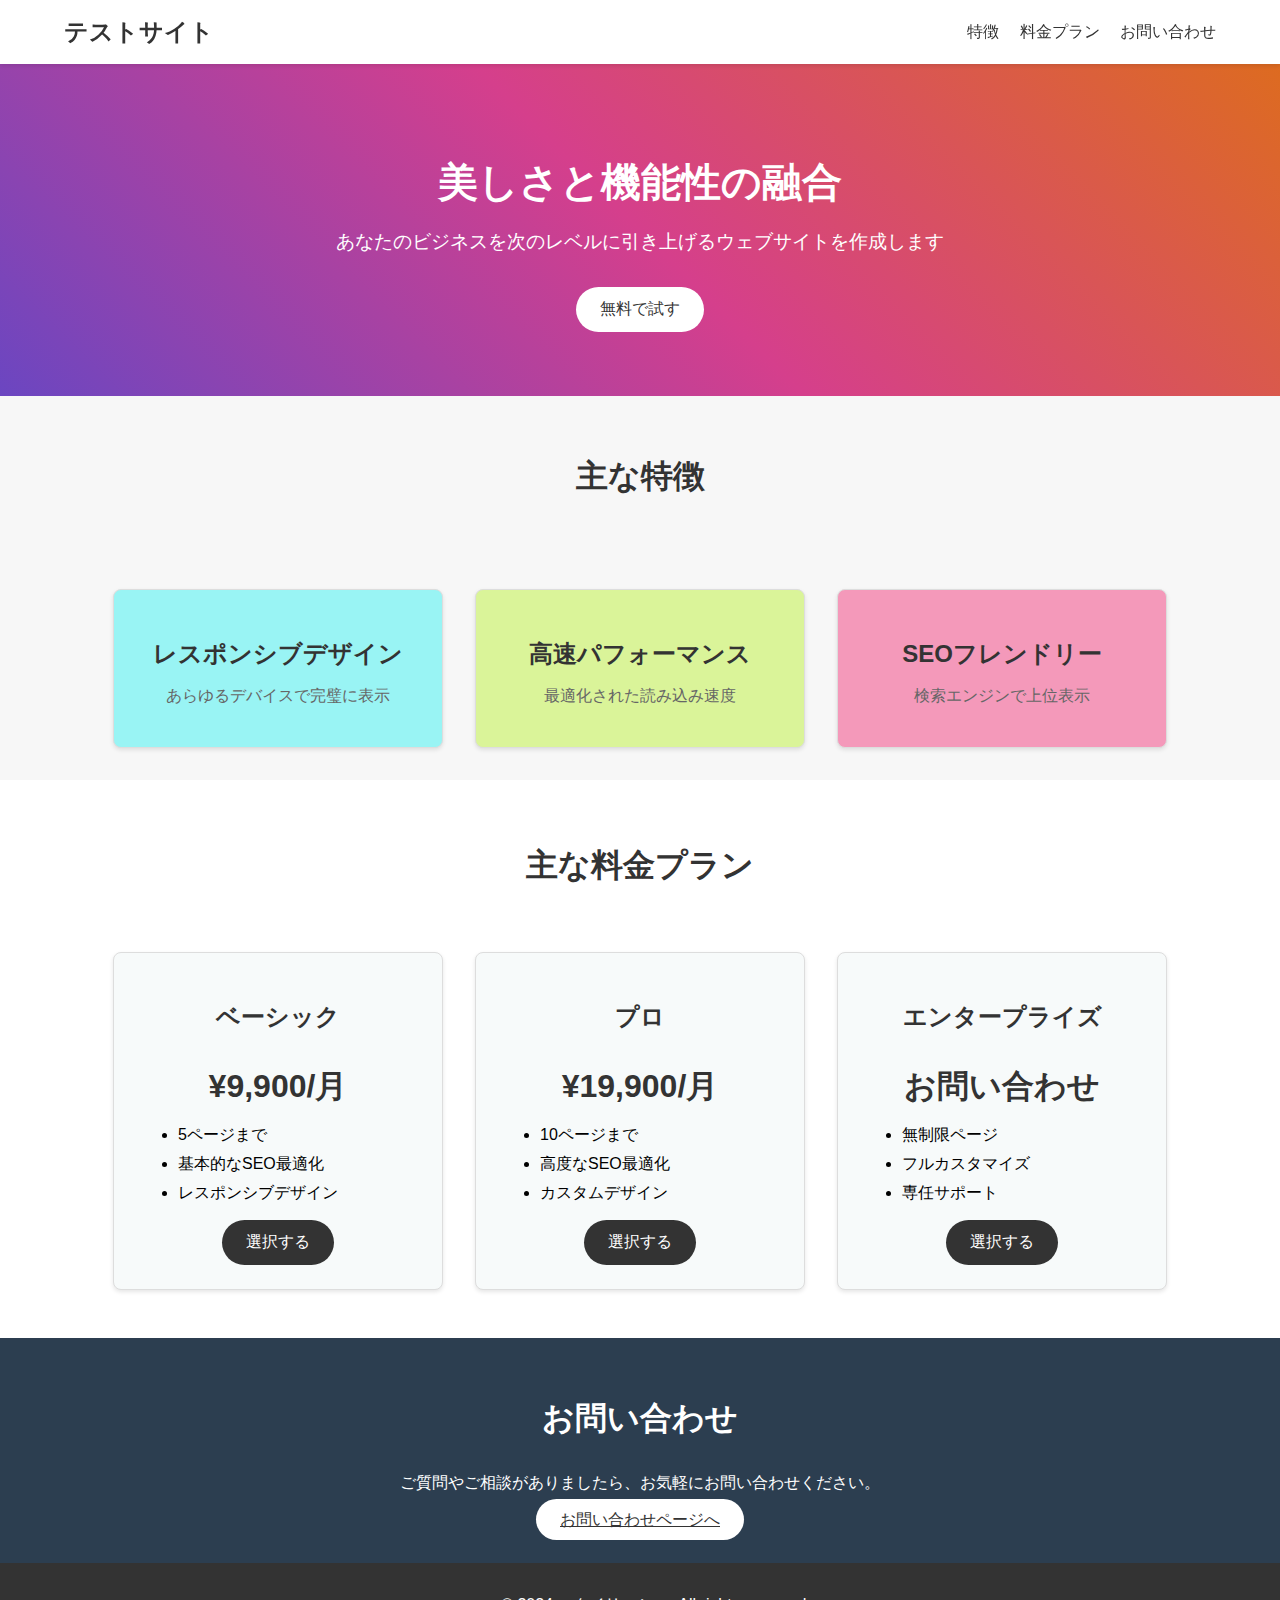
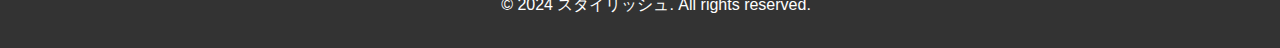
<file: index.html>
<!DOCTYPE html>
<html lang="ja">
<head>
    <meta charset="UTF-8">
    <meta name="viewport" content="width=device-width, initial-scale=1.0">
    <title>美しさと機能性の融合</title>
    <link rel="stylesheet" href="css/styles.css">
</head>
<body>
    <header>
        <nav>
            <div class="logo">テストサイト</div>
            <div class="nav-links">
                <a href="#features">特徴</a>
                <a href="#pricing">料金プラン</a>
                <a href="contact.html">お問い合わせ</a>
            </div>
        </nav>
    </header>

    <main>
        <section class="hero">
            <h1>美しさと機能性の融合</h1>
            <p>あなたのビジネスを次のレベルに引き上げるウェブサイトを作成します</p>
            <button class="btn" id="cta-btn">無料で試す</button>
        </section>

        <section id="features" class="features">
            <div class="main-feature-title">
                <h2>主な特徴</h2>
            </div>

            <div class="feature-container">
                <div class="feature-card" style="background-color: rgb(153, 244, 244);">
                    <h3>レスポンシブデザイン</h3>
                    <p>あらゆるデバイスで完璧に表示</p>
                </div>
                <div class="feature-card" style="background-color: rgb(218, 244, 153);">
                    <h3>高速パフォーマンス</h3>
                    <p>最適化された読み込み速度</p>
                </div>
                <div class="feature-card" style="background-color: rgb(244, 153, 186);">
                    <h3>SEOフレンドリー</h3>
                    <p>検索エンジンで上位表示</p>
                </div>
            </div>
        </section>

        <!-- 料金プランのセクション -->
        <section id="pricing">
            <div class="pricing-title">
                <h2>主な料金プラン</h2>
            </div>

            <div class="pricing-container">
                <div class="pricing-card">
                    <h3>ベーシック</h3>
                    <p class="price">¥9,900/月</p>
                    <ul>
                        <li>5ページまで</li>
                        <li>基本的なSEO最適化</li>
                        <li>レスポンシブデザイン</li>
                    </ul>
                    <button class="btn">選択する</button>
                </div>
                <div class="pricing-card">
                    <h3>プロ</h3>
                    <p class="price">¥19,900/月</p>
                    <ul>
                        <li>10ページまで</li>
                        <li>高度なSEO最適化</li>
                        <li>カスタムデザイン</li>
                    </ul>
                    <button class="btn">選択する</button>
                </div>
                <div class="pricing-card">
                    <h3>エンタープライズ</h3>
                    <p class="price">お問い合わせ</p>
                    <ul>
                        <li>無制限ページ</li>
                        <li>フルカスタマイズ</li>
                        <li>専任サポート</li>
                    </ul>
                    <button class="btn">選択する</button>
                </div>
            </div>
        </section>

        <!-- お問い合わせセクション -->
        <section id="contact" class="contact-container">
            <div class="contact-title">
                <h2>お問い合わせ</h2>
            </div>
            <p>ご質問やご相談がありましたら、お気軽にお問い合わせください。</p>
            <a href="contact.html" class="btn">お問い合わせページへ</a>
        </section>
    </main>

    <footer>
        <p>&copy; 2024 スタイリッシュ. All rights reserved.</p>
    </footer>

    <script src="js/script.js"></script>
</body>
</html>
</file>
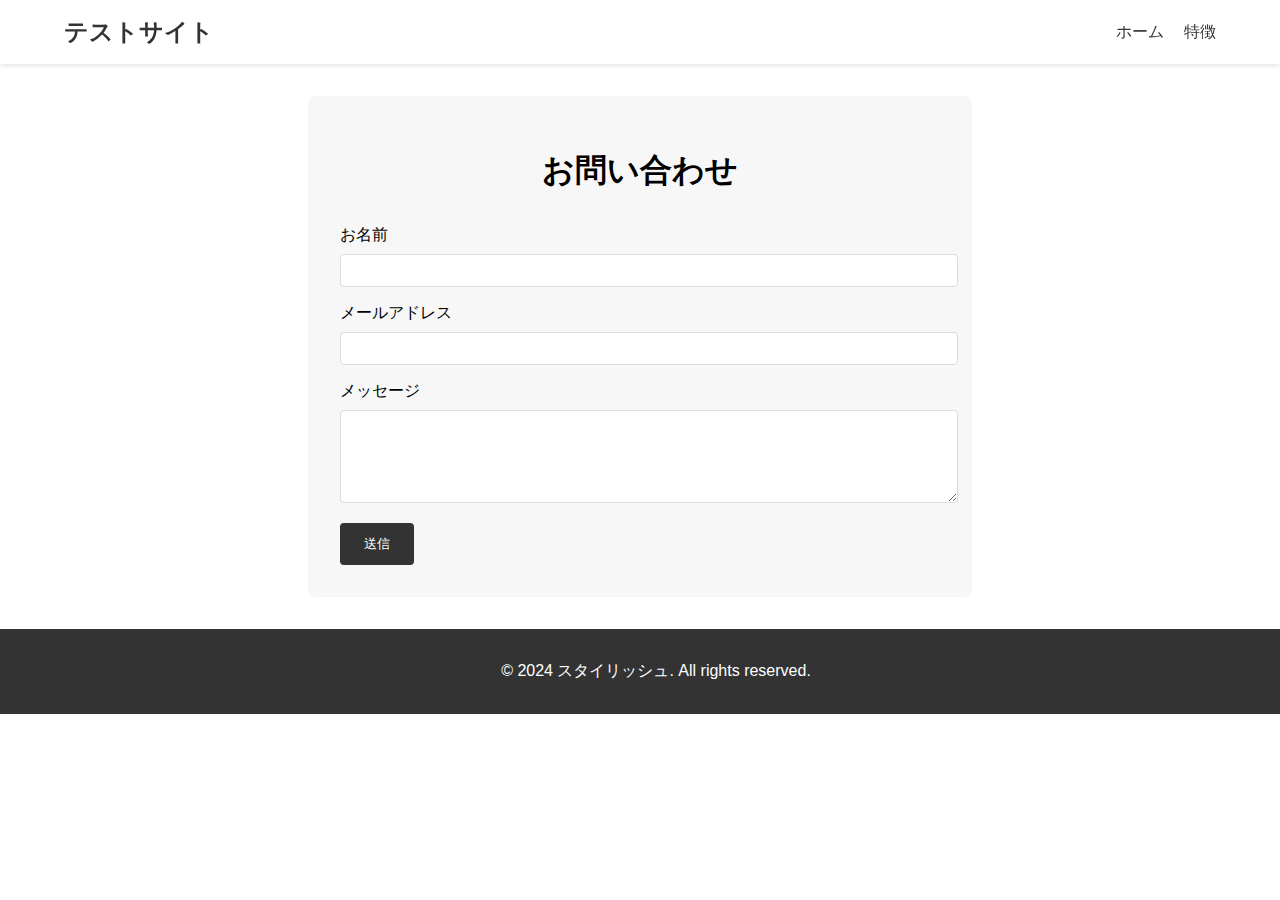
<file: contact.html>
<!DOCTYPE html>
<html lang="ja">
<head>
    <meta charset="UTF-8">
    <meta name="viewport" content="width=device-width, initial-scale=1.0">
    <title>お問い合わせ</title>
    <link rel="stylesheet" href="css/styles.css">
</head>
<body>
    <header>
        <nav>
            <div class="logo">テストサイト</div>
            <div class="nav-links">
                <a href="index.html">ホーム</a>
                <a href="index.html#features">特徴</a>
            </div>
        </nav>
    </header>

    <main>
        <div class="contact-form">
            <h1>お問い合わせ</h1>
            <form id="contact-form">
                <div class="form-group">
                    <label for="name">お名前</label>
                    <input type="text" id="name" name="name" required>
                </div>
                <div class="form-group">
                    <label for="email">メールアドレス</label>
                    <input type="email" id="email" name="email" required>
                </div>
                <div class="form-group">
                    <label for="message">メッセージ</label>
                    <textarea id="message" name="message" rows="5" required></textarea>
                </div>
                <button type="submit">送信</button>
            </form>
        </div>
    </main>

    <footer>
        <p>&copy; 2024 スタイリッシュ. All rights reserved.</p>
    </footer>

    <script src="js/script.js"></script>
</body>
</html>
</file>
<file: css/styles.css>
body {
    font-family: 'Arial', sans-serif;
    margin: 0;
    padding: 0;
    box-sizing: border-box;
}
header {
    background-color: #ffffff;
    box-shadow: 0 2px 4px rgba(0,0,0,0.1);
    position: sticky;
    top: 0;
    z-index: 1000;
}
nav {
    display: flex;
    justify-content: space-between;
    align-items: center;
    padding: 1rem 5%;
}
.logo {
    font-size: 1.5rem;
    font-weight: bold;
    color: #333;
}
.nav-links a {
    margin-left: 1rem;
    color: #333;
    text-decoration: none;
}
.hero {
    background: linear-gradient(45deg, #6b46c1, #d53f8c, #dd6b20);
    color: white;
    text-align: center;
    padding: 4rem 1rem;
}
.hero h1 {
    font-size: 2.5rem;
    margin-bottom: 1rem;
}
.hero p {
    font-size: 1.2rem;
    margin-bottom: 2rem;
}
.btn {
    background-color: white;
    color: #333;
    padding: 0.75rem 1.5rem;
    border: none;
    border-radius: 25px;
    font-size: 1rem;
    cursor: pointer;
    transition: background-color 0.3s ease;
}
.btn:hover {
    background-color: #f0f0f0;
}
.features {
    display: flex;
    flex-direction: column;
    justify-content: center;
    align-items: center;
    padding: 2rem 1rem;
    background-color: #f7f7f7;
}

.main-feature-title, .pricing-title, .contact-title {
    text-align: center;
    margin-bottom: 2rem;
}
.main-feature-title h2, .pricing-title h2, .contact-title h2 {
    font-size: 2rem;
    color: #333;
    font-weight: bold;
    text-transform: uppercase;
}
.feature-container, .pricing-container {
    display: flex;
    justify-content: center;
    flex-wrap: wrap;
    gap: 2rem;
    margin-top: 2rem;
}
.feature-card, .pricing-card {
    background-color: rgb(247, 250, 250);
    border: 1px solid #ddd;
    border-radius: 8px;
    box-shadow: 0 2px 4px rgba(0, 0, 0, 0.1);
    width: 280px;
    text-align: center;
    padding: 1.5rem;
    transition: transform 0.3s ease, box-shadow 0.3s ease;
}
.feature-card:hover, .pricing-card:hover {
    transform: translateY(-5px);
    box-shadow: 0 5px 15px rgba(0, 0, 0, 0.1);
}

.feature-card h3, .pricing-card h3 {
    font-size: 1.5rem;
    color: #333;
    margin-bottom: 1rem;
}
.feature-card p, .pricing-card p {
    font-size: 1rem;
    color: #666;
}
.features, .pricing-title {
margin-bottom: 4rem; 
}

.pricing-container {
display: flex;
justify-content: center;
flex-wrap: wrap;
gap: 2rem;
margin-top: 2rem; 
}

.pricing-card .price {
    font-size: 2rem;
    color: #333;
    font-weight: bold;
    margin-bottom: 1rem;
}

.pricing-card ul {
    text-align: left;
    margin-bottom: 1rem;
}
.pricing-card li {
    margin-bottom: 0.5rem;
}
.pricing-card .btn {
    background-color: #333;
    color: white;
    font-size: 1rem;
    padding: 0.75rem 1.5rem;
    border-radius: 25px;
    cursor: pointer;
    transition: background-color 0.3s ease;
}
.pricing-card .btn:hover {
    background-color: #555;
}
footer {
    background-color: #395673;
    color: white;
    text-align: center;
    padding: 1rem;
    position: relative;
    width: 100%;
}
.contact-container {
text-align: center;
margin-top: 3rem;
padding: 2rem;
background-color: #2c3e50; 
color: white;
}
#contact h2 {
color: white; 
}

body {
    font-family: 'Arial', sans-serif;
    margin: 0;
    padding: 0;
    box-sizing: border-box;
}
header {
    background-color: #ffffff;
    box-shadow: 0 2px 4px rgba(0,0,0,0.1);
    position: sticky;
    top: 0;
    z-index: 1000;
}
nav {
    display: flex;
    justify-content: space-between;
    align-items: center;
    padding: 1rem 5%;
}
.logo {
    font-size: 1.5rem;
    font-weight: bold;
    color: #333;
}
.nav-links a {
    margin-left: 1rem;
    color: #333;
    text-decoration: none;
}
.contact-form {
    max-width: 600px;
    margin: 2rem auto;
    padding: 2rem;
    background-color: #f7f7f7;
    border-radius: 8px;
}
.contact-form h1 {
    text-align: center;
    margin-bottom: 2rem;
}
.form-group {
    margin-bottom: 1rem;
}
label {
    display: block;
    margin-bottom: 0.5rem;
}
input, textarea {
    width: 100%;
    padding: 0.5rem;
    border: 1px solid #ddd;
    border-radius: 4px;
}
button {
    background-color: #333;
    color: white;
    padding: 0.75rem 1.5rem;
    border: none;
    border-radius: 4px;
    cursor: pointer;
    transition: background-color 0.3s ease;
}
button:hover {
    background-color: #555;
}
footer {
    background-color: #333;
    color: white;
    text-align: center;
    padding: 1rem;
    position: relative;
    bottom: 0;
    width: 100%;
}
</file>
